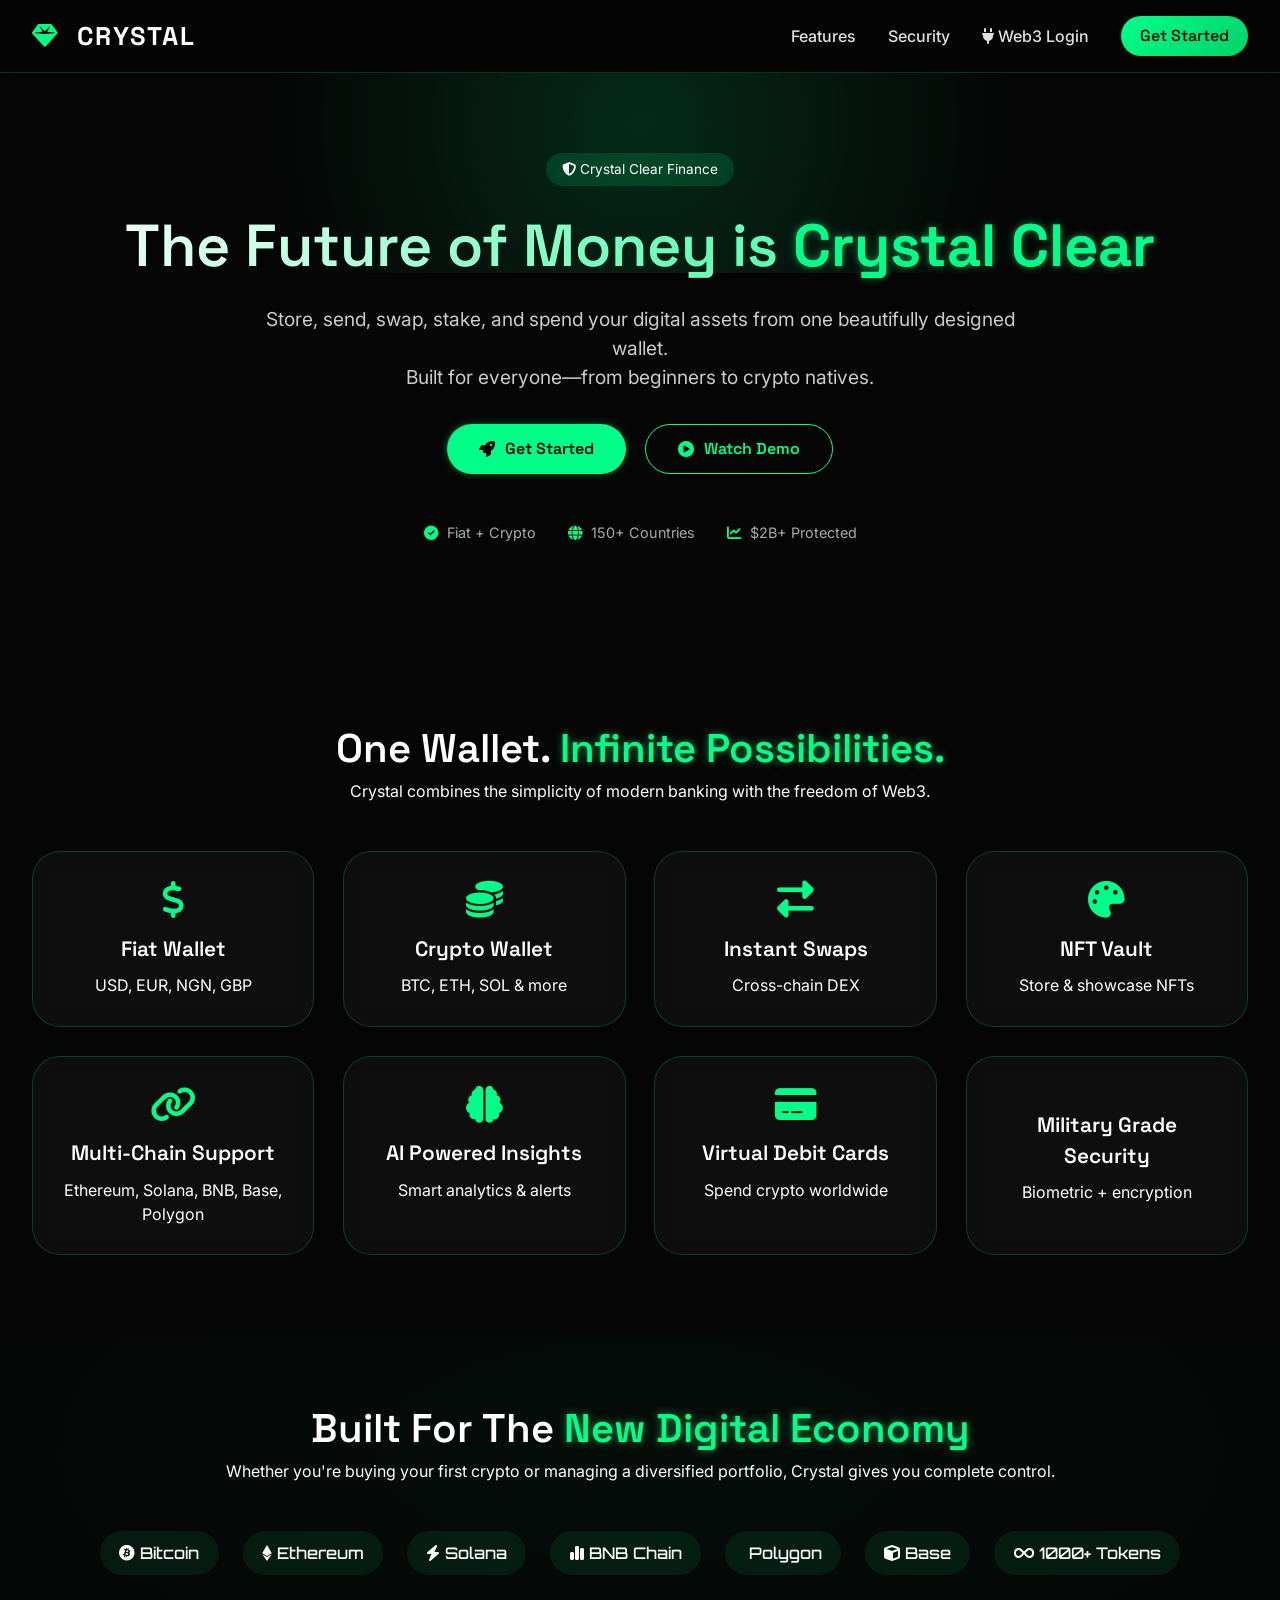
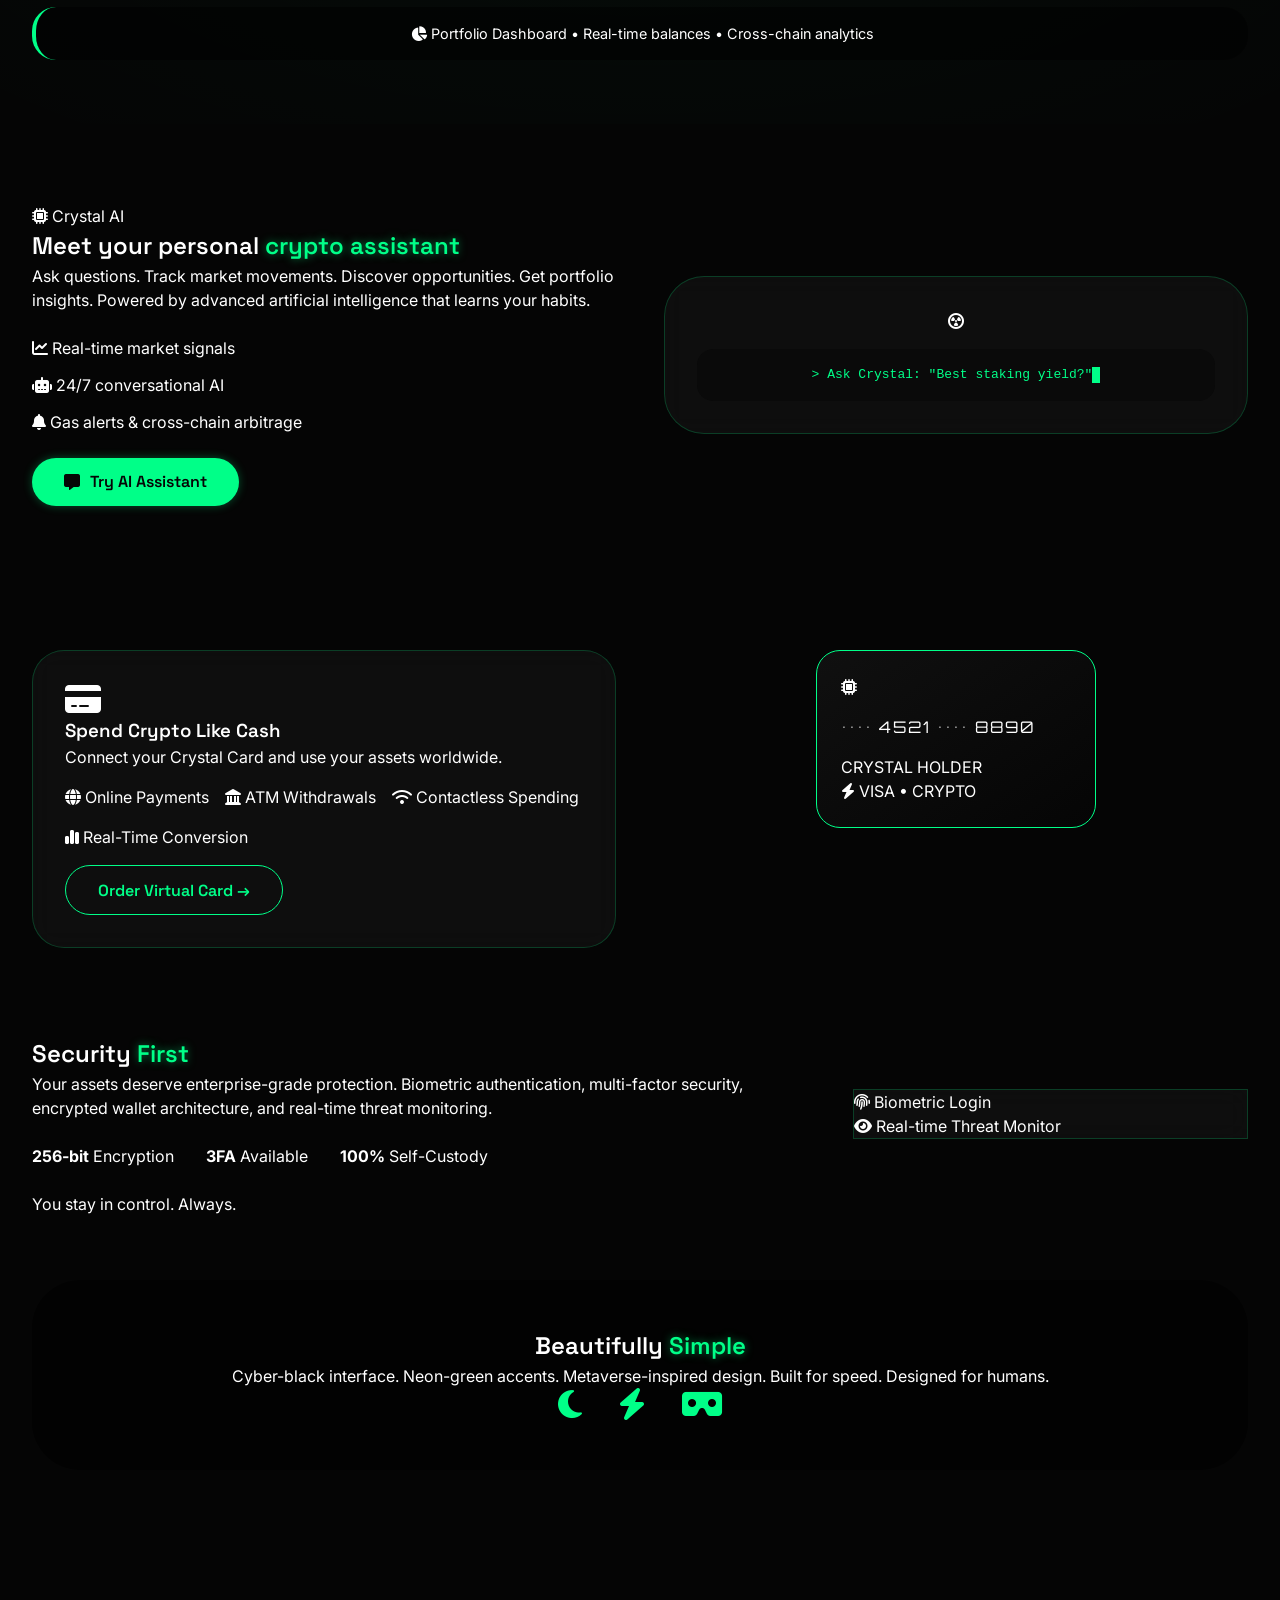
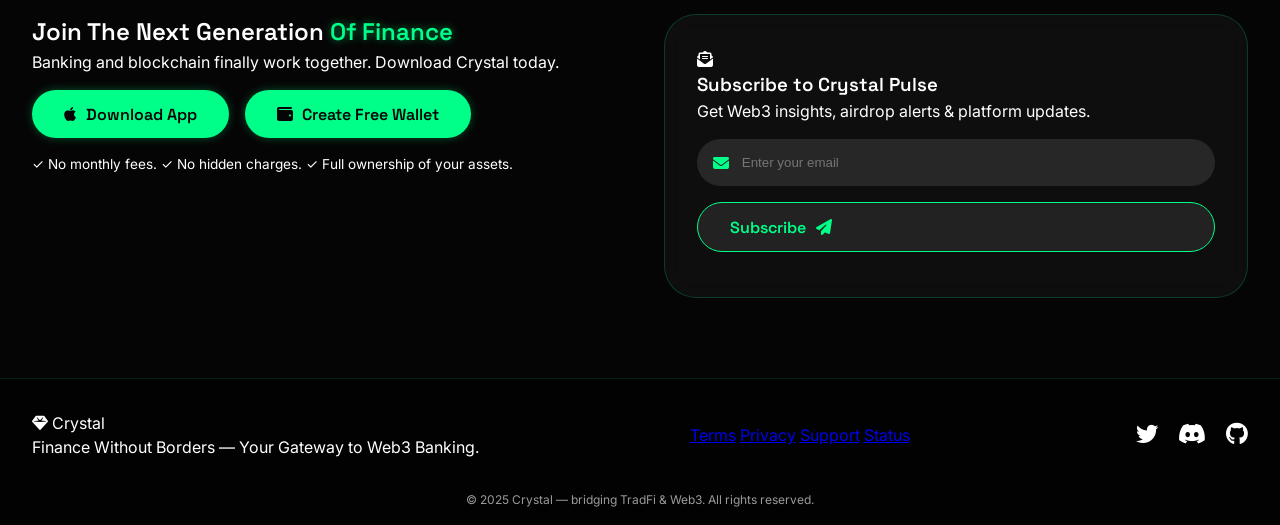
<file: index.html>
<!DOCTYPE html>
<html lang="en">
<head>
    <meta charset="UTF-8">
    <meta name="viewport" content="width=device-width, initial-scale=1.0, user-scalable=yes">
    <meta name="description" content="Crystal — Web3 Super App. Banking meets blockchain: fiat + crypto wallet, virtual cards, AI assistant, and multi-chain support.">
    <meta name="theme-color" content="#000000">
    <title>Crystal — Web3 Super App | Banking Meets Blockchain</title>
    <!-- Google Fonts -->
    <link href="https://fonts.googleapis.com/css2?family=Inter:wght@300;400;500;600;700&family=Orbitron:wght@400;500;600;700;800&family=Space+Grotesk:wght@600;700&display=swap" rel="stylesheet">
    <!-- Font Awesome 6 (free icons) -->
    <link rel="stylesheet" href="https://cdnjs.cloudflare.com/ajax/libs/font-awesome/6.5.0/css/all.min.css" crossorigin="anonymous">
    <!-- Custom CSS (correct path and filename) -->
    <link rel="stylesheet" href="CSS/styles.css">
    <link rel="icon" href="/favicon.ico">
</head>
<body>

    <!-- GLASS NAVIGATION -->
    <nav class="navbar glass-nav" role="navigation" aria-label="Main navigation">
        <div class="nav-container">
            <div class="logo">
                <i class="fas fa-gem" aria-hidden="true"></i>
                <span>CRYSTAL</span>
            </div>
            <div class="nav-links" id="navLinks">
                <a href="#features">Features</a>
                <a href="#security">Security</a>
                <a href="#" id="web3LoginMock" class="web3-link"><i class="fas fa-plug" aria-hidden="true"></i> Web3 Login</a>
                <a href="#cta" class="nav-cta">Get Started</a>
            </div>
            <button class="mobile-menu-toggle" id="mobileToggle" aria-label="Toggle navigation" aria-expanded="false" aria-controls="navLinks">
                <i class="fas fa-bars" aria-hidden="true"></i>
            </button>
        </div>
    </nav>

    <main>
        <!-- HERO SECTION -->
        <section class="hero">
            <div class="hero-glow"></div>
            <div class="container hero-content">
                <div class="badge neon-badge">
                    <i class="fas fa-shield-alt"></i> Crystal Clear Finance
                </div>
                <h1 class="hero-title">The Future of Money is <span class="neon-text">Crystal Clear</span></h1>
                <p class="hero-subtext">
                    Store, send, swap, stake, and spend your digital assets from one beautifully designed wallet.<br>
                    Built for everyone—from beginners to crypto natives.
                </p>
                <div class="hero-buttons">
                    <button class="btn btn-primary" id="getStartedBtn"><i class="fas fa-rocket"></i> Get Started</button>
                    <button class="btn btn-outline" id="watchDemoBtn"><i class="fas fa-play-circle"></i> Watch Demo</button>
                </div>
                <div class="trust-row">
                    <span><i class="fas fa-check-circle"></i> Fiat + Crypto</span>
                    <span><i class="fas fa-globe"></i> 150+ Countries</span>
                    <span><i class="fas fa-chart-line"></i> $2B+ Protected</span>
                </div>
            </div>
        </section>

        <!-- FEATURES GRID: One Wallet Infinite Possibilities -->
        <section class="features" id="features">
            <div class="container">
                <div class="section-header">
                    <h2>One Wallet. <span class="neon-text">Infinite Possibilities.</span></h2>
                    <p>Crystal combines the simplicity of modern banking with the freedom of Web3.</p>
                </div>
                <div class="features-grid">
                    <div class="feature-card glass-card"><i class="fas fa-dollar-sign"></i><h3>Fiat Wallet</h3><p>USD, EUR, NGN, GBP</p></div>
                    <div class="feature-card glass-card"><i class="fas fa-coins"></i><h3>Crypto Wallet</h3><p>BTC, ETH, SOL & more</p></div>
                    <div class="feature-card glass-card"><i class="fas fa-exchange-alt"></i><h3>Instant Swaps</h3><p>Cross-chain DEX</p></div>
                    <div class="feature-card glass-card"><i class="fas fa-palette"></i><h3>NFT Vault</h3><p>Store & showcase NFTs</p></div>
                    <div class="feature-card glass-card"><i class="fas fa-link"></i><h3>Multi-Chain Support</h3><p>Ethereum, Solana, BNB, Base, Polygon</p></div>
                    <div class="feature-card glass-card"><i class="fas fa-brain"></i><h3>AI Powered Insights</h3><p>Smart analytics & alerts</p></div>
                    <div class="feature-card glass-card"><i class="fas fa-credit-card"></i><h3>Virtual Debit Cards</h3><p>Spend crypto worldwide</p></div>
                    <div class="feature-card glass-card"><i class="fas fa-shield-hooded"></i><h3>Military Grade Security</h3><p>Biometric + encryption</p></div>
                </div>
            </div>
        </section>

        <!-- BUILT FOR THE NEW DIGITAL ECONOMY (Multi-chain tokens) -->
        <section class="ecosystem">
            <div class="container">
                <div class="section-header">
                    <h2>Built For The <span class="neon-text">New Digital Economy</span></h2>
                    <p>Whether you're buying your first crypto or managing a diversified portfolio, Crystal gives you complete control.</p>
                </div>
                <div class="token-cloud">
                    <div class="token-item"><i class="fab fa-bitcoin"></i> Bitcoin</div>
                    <div class="token-item"><i class="fab fa-ethereum"></i> Ethereum</div>
                    <div class="token-item"><i class="fas fa-bolt"></i> Solana</div>
                    <div class="token-item"><i class="fas fa-chart-simple"></i> BNB Chain</div>
                    <div class="token-item"><i class="fas fa-hexagon"></i> Polygon</div>
                    <div class="token-item"><i class="fas fa-cube"></i> Base</div>
                    <div class="token-item"><i class="fas fa-infinity"></i> 1000+ Tokens</div>
                </div>
                <div class="dashboard-preview">
                    <i class="fas fa-chart-pie"></i> Portfolio Dashboard • Real-time balances • Cross-chain analytics
                </div>
            </div>
        </section>

        <!-- CRYSTAL AI SECTION -->
        <section class="ai-section">
            <div class="container ai-grid">
                <div class="ai-content">
                    <span class="chip neon-chip"><i class="fas fa-microchip"></i> Crystal AI</span>
                    <h2>Meet your personal <span class="neon-text">crypto assistant</span></h2>
                    <p>Ask questions. Track market movements. Discover opportunities. Get portfolio insights. Powered by advanced artificial intelligence that learns your habits.</p>
                    <ul class="ai-list">
                        <li><i class="fas fa-chart-line"></i> Real-time market signals</li>
                        <li><i class="fas fa-robot"></i> 24/7 conversational AI</li>
                        <li><i class="fas fa-bell"></i> Gas alerts & cross-chain arbitrage</li>
                    </ul>
                    <button class="btn btn-primary ai-demo-btn" id="aiDemoBtn"><i class="fas fa-message"></i> Try AI Assistant</button>
                </div>
                <div class="ai-illustration glass-card">
                    <i class="fas fa-circle-radiation"></i>
                    <div class="glow-ring"></div>
                    <div class="ai-terminal">> Ask Crystal: "Best staking yield?"<span class="cursor"></span></div>
                </div>
            </div>
        </section>

        <!-- VIRTUAL CARDS SPENDING -->
        <section class="spend-section">
            <div class="container spend-grid">
                <div class="spend-card glass-card">
                    <i class="fas fa-credit-card fa-2x neon-icon"></i>
                    <h3>Spend Crypto Like Cash</h3>
                    <p>Connect your Crystal Card and use your assets worldwide.</p>
                    <div class="spend-features">
                        <span><i class="fas fa-globe"></i> Online Payments</span>
                        <span><i class="fas fa-landmark"></i> ATM Withdrawals</span>
                        <span><i class="fas fa-wifi"></i> Contactless Spending</span>
                        <span><i class="fas fa-chart-simple"></i> Real-Time Conversion</span>
                    </div>
                    <button class="btn btn-outline card-cta">Order Virtual Card →</button>
                </div>
                <div class="spend-visual">
                    <div class="virtual-card-mock">
                        <div class="card-chip"><i class="fas fa-microchip"></i></div>
                        <div class="card-number">•••• 4521 •••• 8890</div>
                        <div class="card-owner">CRYSTAL HOLDER</div>
                        <div class="card-network"><i class="fas fa-bolt"></i> VISA • CRYPTO</div>
                    </div>
                </div>
            </div>
        </section>

        <!-- SECURITY SECTION -->
        <section class="security" id="security">
            <div class="container security-grid">
                <div class="security-text">
                    <i class="fas fa-shield-hooded neon-icon"></i>
                    <h2>Security <span class="neon-text">First</span></h2>
                    <p>Your assets deserve enterprise-grade protection. Biometric authentication, multi-factor security, encrypted wallet architecture, and real-time threat monitoring.</p>
                    <div class="security-stats">
                        <div><strong>256-bit</strong> Encryption</div>
                        <div><strong>3FA</strong> Available</div>
                        <div><strong>100%</strong> Self-Custody</div>
                    </div>
                    <p class="small-moto">You stay in control. Always.</p>
                </div>
                <div class="security-badge glass-card">
                    <i class="fas fa-fingerprint"></i> Biometric Login<br>
                    <i class="fas fa-eye"></i> Real-time Threat Monitor
                </div>
            </div>
        </section>

        <!-- BEAUTIFULLY SIMPLE METAVERSE STYLE -->
        <section class="metaverse-style">
            <div class="container">
                <div class="style-card">
                    <h2>Beautifully <span class="neon-text">Simple</span></h2>
                    <p>Cyber-black interface. Neon-green accents. Metaverse-inspired design. Built for speed. Designed for humans.</p>
                    <div class="style-icons">
                        <i class="fas fa-moon"></i> <i class="fas fa-bolt"></i> <i class="fas fa-vr-cardboard"></i>
                    </div>
                </div>
            </div>
        </section>

        <!-- CTA + NEWSLETTER + JOIN GENERATION -->
        <section class="join" id="cta">
            <div class="container join-container">
                <div class="join-header">
                    <h2>Join The Next Generation <span class="neon-text">Of Finance</span></h2>
                    <p>Banking and blockchain finally work together. Download Crystal today.</p>
                    <div class="dual-buttons">
                        <button class="btn btn-primary" id="downloadMockBtn"><i class="fab fa-apple"></i> Download App</button>
                        <button class="btn btn-primary" id="createWalletMockBtn"><i class="fas fa-wallet"></i> Create Free Wallet</button>
                    </div>
                    <div class="fee-note">✓ No monthly fees. ✓ No hidden charges. ✓ Full ownership of your assets.</div>
                </div>
                <!-- Newsletter subscription module -->
                <div class="newsletter-card glass-card">
                    <i class="fas fa-envelope-open-text"></i>
                    <h3>Subscribe to Crystal Pulse</h3>
                    <p>Get Web3 insights, airdrop alerts & platform updates.</p>
                    <form id="newsletterForm" class="newsletter-form">
                        <div class="input-group">
                            <i class="fas fa-envelope"></i>
                            <input type="email" id="newsEmail" placeholder="Enter your email" required>
                        </div>
                        <button type="submit" class="btn btn-secondary">Subscribe <i class="fas fa-paper-plane"></i></button>
                    </form>
                    <div id="newsletterMsg" class="newsletter-message"></div>
                </div>
            </div>
        </section>
    </main>

    <footer class="footer">
        <div class="container footer-grid">
            <div class="footer-brand">
                <i class="fas fa-gem"></i> Crystal
                <p>Finance Without Borders — Your Gateway to Web3 Banking.</p>
            </div>
            <div class="footer-links">
                <a href="#">Terms</a>
                <a href="#">Privacy</a>
                <a href="#">Support</a>
                <a href="#">Status</a>
            </div>
            <div class="socials">
                <i class="fab fa-twitter"></i>
                <i class="fab fa-discord"></i>
                <i class="fab fa-github"></i>
            </div>
        </div>
        <div class="copyright">© 2025 Crystal — bridging TradFi & Web3. All rights reserved.</div>
    </footer>

    <!-- DEMO MODAL STRUCTURE (Watch Demo) -->
    <div id="demoModal" class="modal" role="dialog" aria-modal="true" aria-hidden="true" aria-labelledby="demoTitle">
        <div class="modal-content glass-card">
            <button class="close-modal" aria-label="Close demo">&times;</button>
            <i class="fas fa-video neon-icon" aria-hidden="true"></i>
            <h3 id="demoTitle">Crystal Demo Preview</h3>
            <div class="demo-placeholder">
                <i class="fas fa-wallet fa-3x" aria-hidden="true"></i>
                <p>Send, stake, swap, and track portfolio in real-time. <br>Fiat on-ramp + cross-chain swaps at your fingertips.</p>
                <div class="demo-steps">
                    <span>✓ Fiat/Crypto Dashboard</span> <span>✓ AI Market Insights</span> <span>✓ One-click Staking</span>
                </div>
            </div>
            <button class="btn btn-primary close-demo-btn">Explore Crystal</button>
        </div>
    </div>

    <!-- JS modules: main.js & newsletter.js -->
    <script src="js/main.js"></script>
    <script src="js/newsletter.js"></script>
</body>
</html>
</file>
<file: CSS/styles.css>
/* RESET & GLOBAL */
* {
    margin: 0;
    padding: 0;
    box-sizing: border-box;
}

body {
    background-color: #050505;
    color: #ffffff;
    font-family: 'Inter', sans-serif;
    line-height: 1.5;
    overflow-x: hidden;
}

h1, h2, h3, h4, .logo, .nav-cta {
    font-family: 'Space Grotesk', sans-serif;
    font-weight: 600;
}

.neon-text {
    color: #00FF88;
    text-shadow: 0 0 8px rgba(0, 255, 136, 0.5);
}

.container {
    max-width: 1280px;
    margin: 0 auto;
    padding: 0 2rem;
}

/* GLASS NAVIGATION */
.navbar {
    position: sticky;
    top: 0;
    z-index: 100;
    backdrop-filter: blur(12px);
    background: rgba(5, 5, 5, 0.7);
    border-bottom: 1px solid rgba(0, 255, 136, 0.2);
}

.nav-container {
    display: flex;
    justify-content: space-between;
    align-items: center;
    padding: 1rem 2rem;
    max-width: 1400px;
    margin: 0 auto;
}

.logo {
    font-size: 1.6rem;
    font-weight: 700;
    letter-spacing: 2px;
}
.logo i {
    color: #00FF88;
    margin-right: 8px;
}

.nav-links {
    display: flex;
    gap: 2rem;
    align-items: center;
}
.nav-links a {
    text-decoration: none;
    color: #e0e0e0;
    transition: 0.3s;
    font-weight: 500;
}
.nav-links a:hover, .web3-link:hover {
    color: #00FF88;
    text-shadow: 0 0 5px #00FF88;
}
.nav-cta {
    background: linear-gradient(135deg, #00FF88, #00D26A);
    padding: 0.5rem 1.2rem;
    border-radius: 40px;
    color: #050505 !important;
    font-weight: bold;
}
.mobile-menu-toggle {
    display: none;
    font-size: 1.8rem;
    cursor: pointer;
}

/* BUTTONS */
.btn {
    display: inline-flex;
    align-items: center;
    gap: 0.6rem;
    padding: 0.85rem 2rem;
    border-radius: 48px;
    font-weight: 600;
    font-family: 'Space Grotesk', sans-serif;
    cursor: pointer;
    transition: 0.2s;
    border: none;
    font-size: 1rem;
}
.btn-primary {
    background: #00FF88;
    color: #050505;
    box-shadow: 0 0 10px rgba(0, 255, 136, 0.3);
}
.btn-primary:hover {
    background: #00D26A;
    transform: scale(1.02);
    box-shadow: 0 0 18px #00FF88;
}
.btn-outline {
    background: transparent;
    border: 1px solid #00FF88;
    color: #00FF88;
}
.btn-outline:hover {
    background: rgba(0, 255, 136, 0.1);
}
.btn-secondary {
    background: #222;
    color: #00FF88;
    border: 1px solid #00FF88;
}
.btn-secondary:hover {
    background: #00FF88;
    color: #050505;
}

/* HERO */
.hero {
    position: relative;
    padding: 5rem 0 6rem;
    text-align: center;
    overflow: hidden;
}
.hero-glow {
    position: absolute;
    width: 80%;
    height: 300px;
    background: radial-gradient(circle, rgba(0,255,136,0.15) 0%, rgba(0,0,0,0) 70%);
    top: -100px;
    left: 10%;
    pointer-events: none;
}
.badge {
    display: inline-block;
    background: rgba(0, 255, 136, 0.15);
    backdrop-filter: blur(4px);
    padding: 0.4rem 1rem;
    border-radius: 40px;
    margin-bottom: 1.5rem;
    font-size: 0.85rem;
}
.hero-title {
    font-size: 3.7rem;
    line-height: 1.2;
    margin-bottom: 1.5rem;
    background: linear-gradient(135deg, #fff, #00FF88);
    -webkit-background-clip: text;
    background-clip: text;
    color: transparent;
}
.hero-subtext {
    font-size: 1.2rem;
    color: #ccc;
    max-width: 750px;
    margin: 0 auto 2rem;
}
.hero-buttons {
    display: flex;
    gap: 1.2rem;
    justify-content: center;
    flex-wrap: wrap;
}
.trust-row {
    display: flex;
    justify-content: center;
    gap: 2rem;
    margin-top: 3rem;
    font-size: 0.9rem;
    color: #aaa;
}
.trust-row i {
    color: #00FF88;
    margin-right: 5px;
}

/* SECTION HEADER */
.section-header {
    text-align: center;
    margin-bottom: 3rem;
}
.section-header h2 {
    font-size: 2.5rem;
}
/* FEATURES GRID */
.features {
    padding: 5rem 0;
}
.features-grid {
    display: grid;
    grid-template-columns: repeat(auto-fit, minmax(240px, 1fr));
    gap: 1.8rem;
}
.feature-card {
    background: rgba(255, 255, 255, 0.05);
    backdrop-filter: blur(8px);
    border-radius: 28px;
    padding: 1.8rem;
    text-align: center;
    transition: 0.3s;
    border: 1px solid rgba(0, 255, 136, 0.2);
}
.feature-card i {
    font-size: 2.3rem;
    color: #00FF88;
    margin-bottom: 1rem;
}
.feature-card h3 {
    font-size: 1.3rem;
    margin-bottom: 0.5rem;
}
.feature-card:hover {
    transform: translateY(-5px);
    border-color: #00FF88;
    box-shadow: 0 0 20px rgba(0,255,136,0.1);
}
.glass-card {
    background: rgba(255, 255, 255, 0.04);
    backdrop-filter: blur(12px);
    border: 1px solid rgba(0, 255, 136, 0.2);
}

/* TOKEN CLOUD */
.ecosystem {
    padding: 4rem 0;
    background: radial-gradient(ellipse at 50% 30%, rgba(0,255,136,0.03), transparent);
}
.token-cloud {
    display: flex;
    flex-wrap: wrap;
    justify-content: center;
    gap: 1.5rem;
    margin: 2rem 0;
}
.token-item {
    background: rgba(0,255,136,0.08);
    padding: 0.6rem 1.2rem;
    border-radius: 50px;
    font-weight: 500;
    font-family: 'Orbitron', monospace;
}
.dashboard-preview {
    background: rgba(0,0,0,0.5);
    border-radius: 24px;
    padding: 1rem;
    text-align: center;
    border-left: 4px solid #00FF88;
    font-size: 0.9rem;
}

/* AI SECTION */
.ai-section {
    padding: 5rem 0;
}
.ai-grid {
    display: grid;
    grid-template-columns: 1fr 1fr;
    gap: 3rem;
    align-items: center;
}
.ai-list {
    list-style: none;
    margin: 1.5rem 0;
}
.ai-list li {
    margin: 0.8rem 0;
}
.ai-illustration {
    padding: 2rem;
    text-align: center;
    border-radius: 40px;
}
.ai-terminal {
    background: #0a0a0a;
    padding: 1rem;
    border-radius: 16px;
    font-family: monospace;
    color: #00FF88;
    margin-top: 1rem;
}
.cursor {
    display: inline-block;
    width: 8px;
    height: 16px;
    background: #00FF88;
    vertical-align: middle;
    animation: blink 1s step-end infinite;
}
@keyframes blink {
    0%,100%{ opacity:1;}
    50%{ opacity:0;}
}

/* SPEND SECTION */
.spend-section {
    padding: 4rem 0;
}
.spend-grid {
    display: grid;
    grid-template-columns: 1fr 1fr;
    gap: 3rem;
}
.spend-card {
    padding: 2rem;
    border-radius: 32px;
}
.spend-features {
    display: flex;
    flex-wrap: wrap;
    gap: 1rem;
    margin: 1rem 0;
}
.virtual-card-mock {
    background: linear-gradient(145deg, #101010, #050505);
    border-radius: 24px;
    padding: 1.5rem;
    border: 1px solid #00FF88;
    width: 280px;
    margin: 0 auto;
}
.card-number {
    font-family: 'Orbitron', monospace;
    letter-spacing: 2px;
    margin: 1rem 0;
}
.security-grid {
    display: grid;
    grid-template-columns: 2fr 1fr;
    gap: 2rem;
    align-items: center;
}
.security-stats {
    display: flex;
    gap: 2rem;
    margin: 1.5rem 0;
}
.metaverse-style {
    text-align: center;
    padding: 4rem 0;
}
.style-card {
    background: rgba(0,0,0,0.6);
    border-radius: 48px;
    padding: 3rem;
}
.style-icons i {
    font-size: 2rem;
    margin: 0 1rem;
    color: #00FF88;
}
/* JOIN + NEWSLETTER */
.join {
    padding: 5rem 0;
}
.join-container {
    display: grid;
    grid-template-columns: 1fr 1fr;
    gap: 3rem;
    align-items: start;
}
.dual-buttons {
    display: flex;
    gap: 1rem;
    margin: 1rem 0;
}
.fee-note {
    margin-top: 1rem;
    font-size: 0.85rem;
}
.newsletter-card {
    padding: 2rem;
    border-radius: 32px;
}
.newsletter-form {
    display: flex;
    flex-direction: column;
    gap: 1rem;
    margin-top: 1rem;
}
.input-group {
    display: flex;
    align-items: center;
    background: rgba(255,255,255,0.1);
    border-radius: 60px;
    padding: 0.2rem 1rem;
}
.input-group i {
    color: #00FF88;
}
.input-group input {
    background: transparent;
    border: none;
    padding: 0.8rem;
    width: 100%;
    color: white;
    outline: none;
}
.newsletter-message {
    margin-top: 0.8rem;
    font-size: 0.85rem;
}
/* MODAL */
.modal {
    display: none;
    position: fixed;
    top: 0; left: 0;
    width: 100%; height: 100%;
    background: rgba(0,0,0,0.8);
    backdrop-filter: blur(6px);
    z-index: 1000;
    justify-content: center;
    align-items: center;
}
.modal-content {
    padding: 2rem;
    max-width: 500px;
    width: 90%;
    border-radius: 32px;
    text-align: center;
    position: relative;
}
.close-modal {
    position: absolute;
    right: 1rem;
    top: 0.5rem;
    font-size: 2rem;
    cursor: pointer;
}
.demo-steps {
    display: flex;
    flex-wrap: wrap;
    gap: 0.5rem;
    justify-content: center;
    margin-top: 1rem;
}
/* FOOTER */
.footer {
    background: #020202;
    padding: 2rem 0 1rem;
    border-top: 1px solid #00FF8822;
}
.footer-grid {
    display: flex;
    justify-content: space-between;
    align-items: center;
    flex-wrap: wrap;
}
.socials i {
    font-size: 1.4rem;
    margin-left: 1rem;
    cursor: pointer;
}
.copyright {
    text-align: center;
    margin-top: 2rem;
    font-size: 0.75rem;
    opacity: 0.6;
}
/* Responsive */
@media (max-width: 860px) {
    .nav-links {
        display: none;
    }
    .mobile-menu-toggle {
        display: block;
    }
    .hero-title {
        font-size: 2.4rem;
    }
    .ai-grid, .spend-grid, .security-grid, .join-container {
        grid-template-columns: 1fr;
    }
    .nav-links.active {
        display: flex;
        flex-direction: column;
        position: absolute;
        top: 70px;
        left: 0;
        width: 100%;
        background: #050505dd;
        backdrop-filter: blur(20px);
        padding: 1rem;
    }
}
</file>
